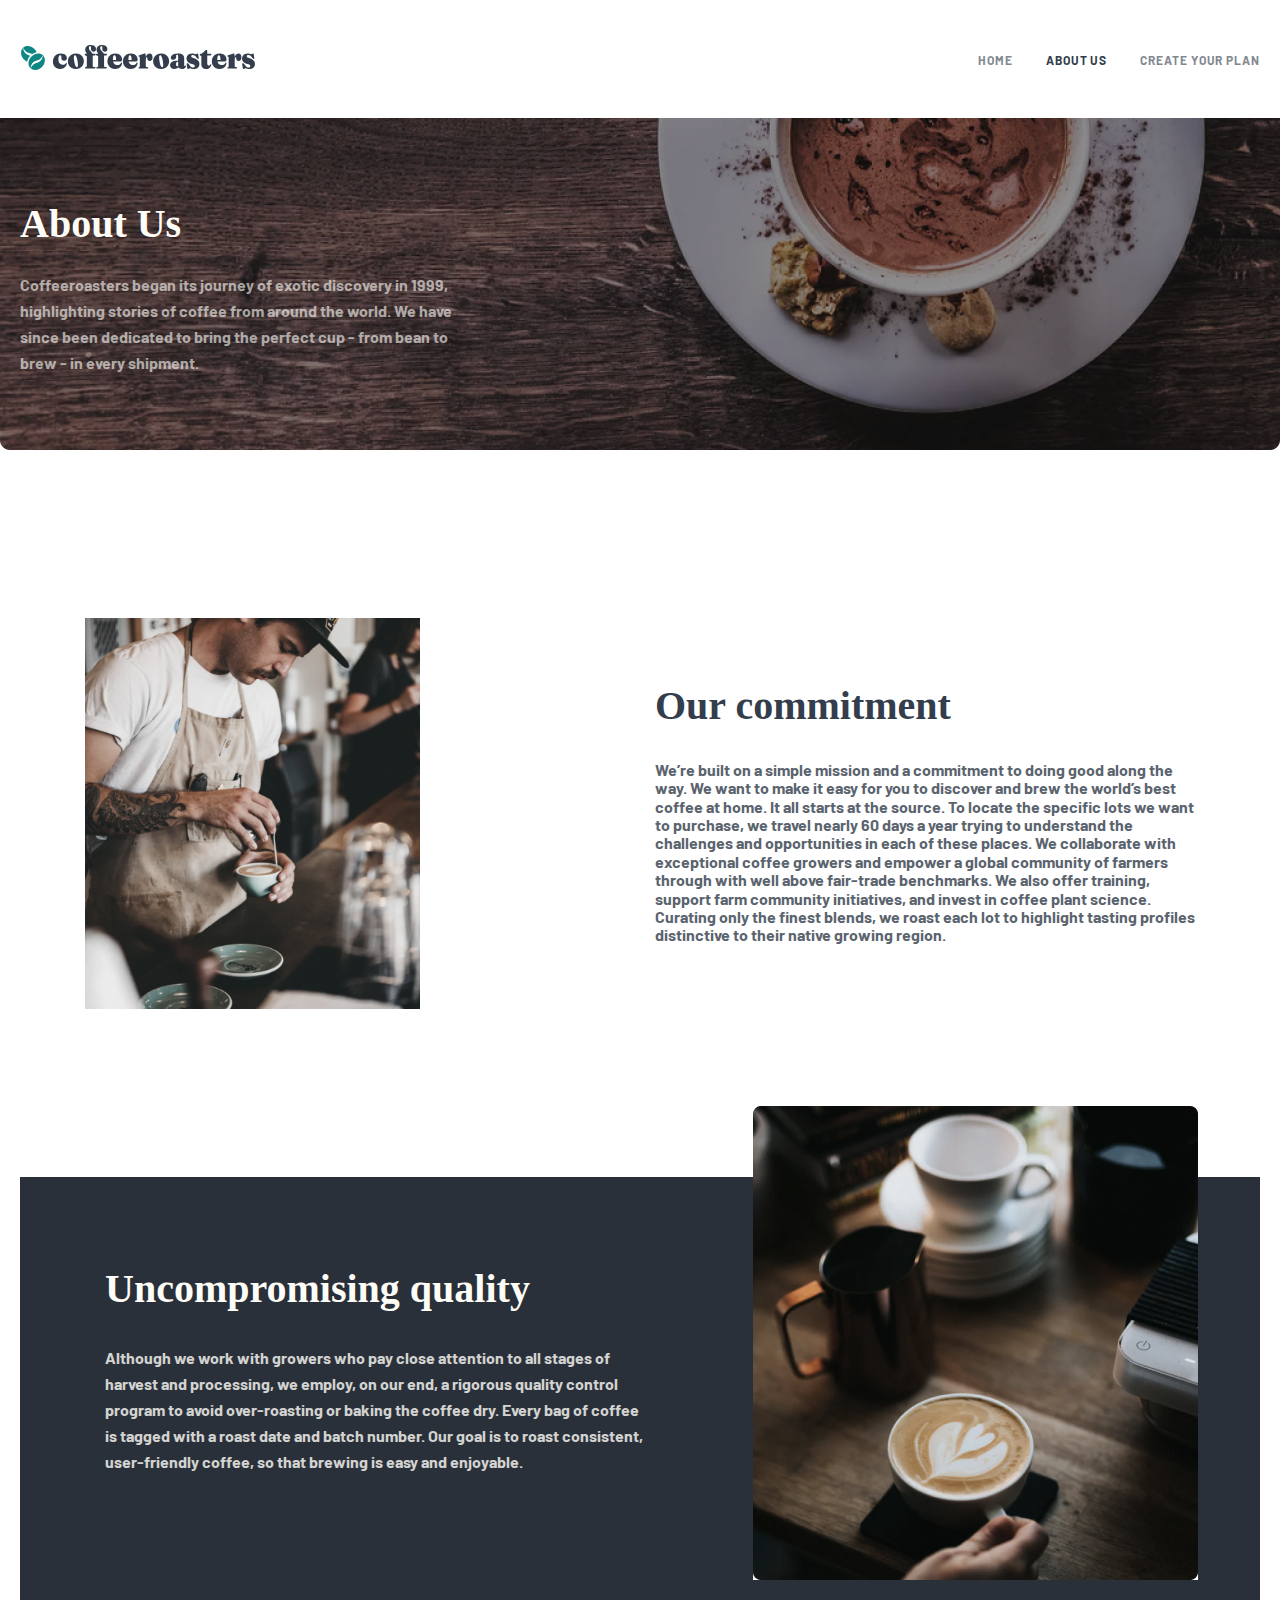
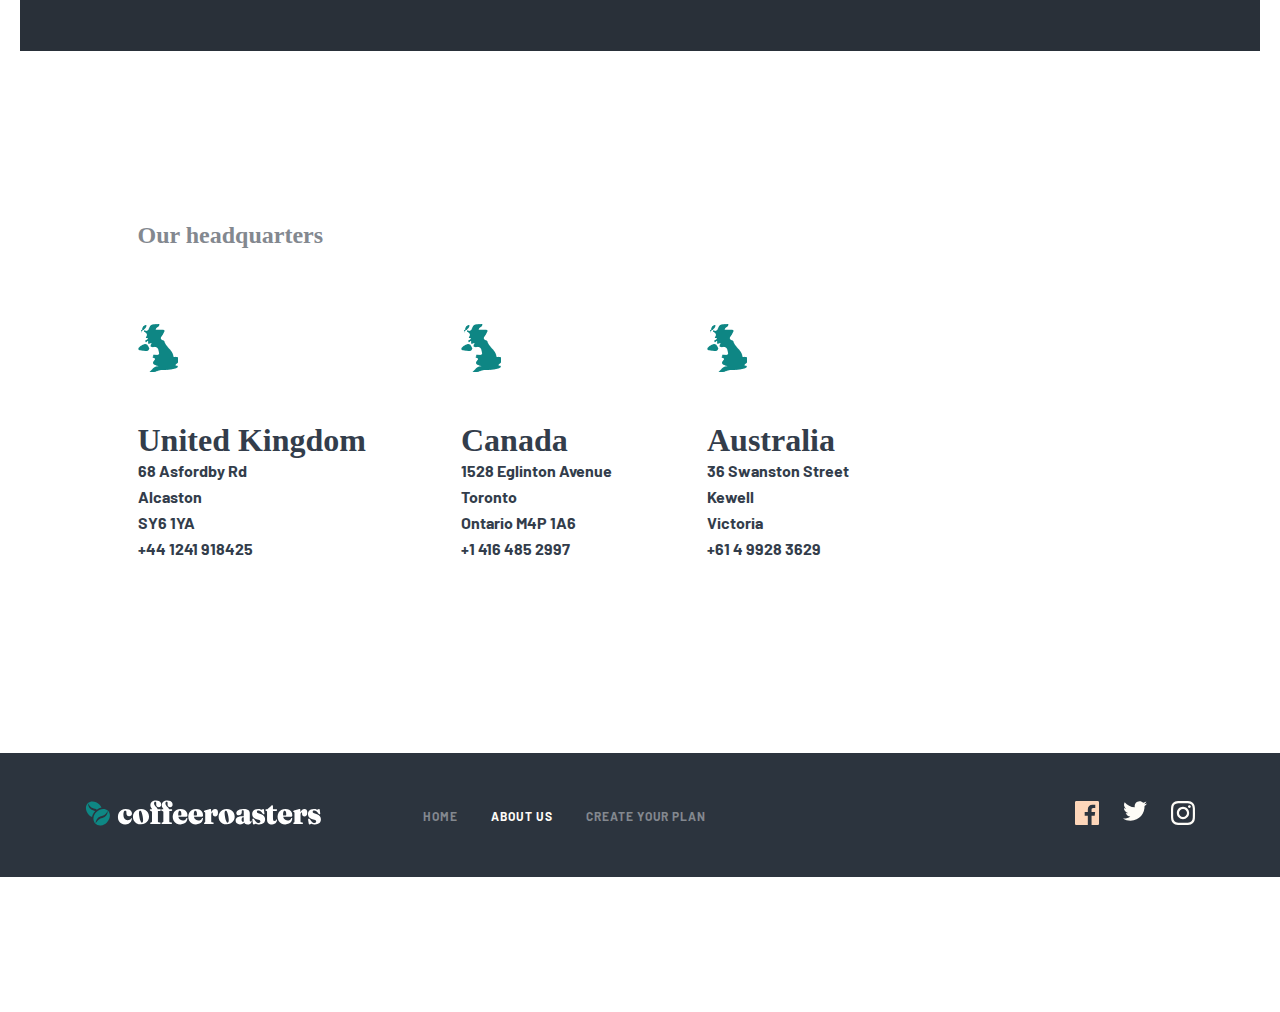
<file: about.html>
<!DOCTYPE html>
<html lang="en">
<head>
  <meta charset="UTF-8">
  <meta http-equiv="X-UA-Compatible" content="IE=edge">
  <meta name="viewport" content="width=device-width, initial-scale=1.0">
  <link rel="stylesheet" href="./css/main.css">
  <title>Document</title>
</head>
<body>
  <div class="contents">
    <header class="site-header">
      <div class="container site-header__container">
      <div class="site-header__blok">
        <a class="site-header__logo-link" href="#">
          <img class="site-header__logo-img" src="./img/cofelogo.svg" alt="cofelogo">
        </a>
        <nav class="site-header__nav">
          <ul class="site-header__list">
            <li class="site-header__item">
              <a class="site-header__link " href="./index.html">HOME</a>
            </li>
            <li class="site-header__item">
              <a class="site-header__link home" href="./about.html">ABOUT US</a>
            </li>
            <li class="site-header__item">
              <a class="site-header__link" href="./full.html">Create your plan</a>
            </li>
          </ul>
        </nav>
        <button class="mobile">
  
        </button>
      </div>
  
      
      </div>
  </header>
  <main class="about-main">
  <section class="about-main__hero">
  <div class="container about-main__container">
  <div class="about-main__block"> 
  <h2 class="about-main__title">
    About Us
  </h2>
  <p class="about-main__text">
    Coffeeroasters began its journey of exotic discovery in 1999, highlighting stories of coffee from around the world. We have since been dedicated to bring the perfect cup - from bean to brew - in every shipment.
  </p>
  </div>
  </div>
  </section>
   <section class="about-main__hero-our">
    <div class="container">
      <div class="about-main__heroour-blok ">
          <img class="about-main__ourimg" src="./img/aboutour.png" alt="A man wearing a hat is making coffee">
          <div class="about-main__ourcommintet">
            <h3 class="about-main__outtitle">
              Our commitment
            </h3>
            <p class="about-main__outtext">
              We’re built on a simple mission and a commitment to doing good along the way. We want to make it easy for you to discover and brew the world’s best coffee at home. It all starts at the source. To locate the specific lots we want to purchase, we travel nearly 60 days a year trying to understand the challenges and opportunities in each of these places. We collaborate with exceptional coffee growers and empower a global community of farmers through with well above fair-trade benchmarks. We also offer training, support farm community initiatives, and invest in coffee plant science. Curating only the finest blends, we roast each lot to highlight tasting profiles distinctive to their native growing region.
            </p>
          </div>
      </div>
    </div>
  </section>
   <section class="about-quality">
    <div class="container">
      <div class="about-quality__blok">
        <div class="about-quality__describtion">
          <h3 class="about-quality__title">
            Uncompromising quality
          </h3>
          <p class="about-quality__text">
            Although we work with growers who pay close attention to all stages of harvest and processing, we employ, on our end, a rigorous quality control program to avoid over-roasting or baking the coffee dry. Every bag of coffee is tagged with a roast date and batch number. Our goal is to roast consistent, user-friendly coffee, so that brewing is easy and enjoyable.
          </p>
        </div>
        <img class="quality-img" src="./img/aboutquality.jpg" alt="A picture of a heart is depicted on a coffee with milk">
      </div>
    </div>
  </section>
   <section class="about-headquartes">
    <div class="container about-headquartes__block">
        <h4 class="about-headquartes__our">Our headquarters</h4>
        <ul class="about-countries">
          <li class="about-European">
            <h4 class="about-headquartes_countires">
              United Kingdom
            </h4> 
            <p class="about-headquartes__text">
              68  Asfordby Rd <br>
                Alcaston <br>
                SY6 1YA <br> 
                +44 1241 918425 <br>
            </p>
          </li>
          <li class="about-European">
            <h4 class="about-headquartes_countires">
              Canada
            </h4> 
            <p class="about-headquartes__text">
                1528  Eglinton Avenue <br>
                Toronto <br>
                Ontario M4P 1A6 <br> 
                +1 416 485 2997 <br>
            </p>
          </li>
          <li class="about-European">
            <h4 class="about-headquartes_countires">
              Australia
            </h4> 
            <p class="about-headquartes__text">
                36 Swanston Street <br>
                Kewell <br>
                Victoria <br> 
                +61 4 9928 3629 <br>
            </p>
          </li>
  
        </ul>
      </div>
    </div>
  </section>
  </main>
    <footer class="site-footer">
  <div class="container site-footer__container">
    <a class="site-footer__link" href="#">
      <img class="site-footer__img" src="./img/cofelogofooter.svg" alt="cofelogo">
    </a>
    <ul class="site-footer__list">
      <li class="site-footer__item">
        <a class="item__link" href="./index.html">HOME</a>
      </li>
      <li class="site-footer__item">
        <a class="item__link create" href="./about.html">ABOUT US</a>
      </li>
      <li class="site-footer__item">
        <a class="item__link " href="./full.html">Create your plan</a>
      </li>
    </ul>
    <nav class="site-footer__socialnetwork">
      <ul class="site-footer__social-blok">
        <li class="public">
          <a class="publiclink" href="#">
            <img class="virtual" src="./img/facebook.svg" alt="facebook">
          </a>
        </li>
        <li class="public">
          <a class="publiclink" href="#">
            <img class="virtual" src="./img/twiter.svg" alt="twitter">
          </a>
        </li>
        <li class="public">
          <a class="publiclink" href="#">
            <img class="virtual" src="./img/instagram.svg" alt="instagram">
          </a>
        </li>
      </ul>
    </nav>
  </div>
</footer> 
</body>
</html>
</file>
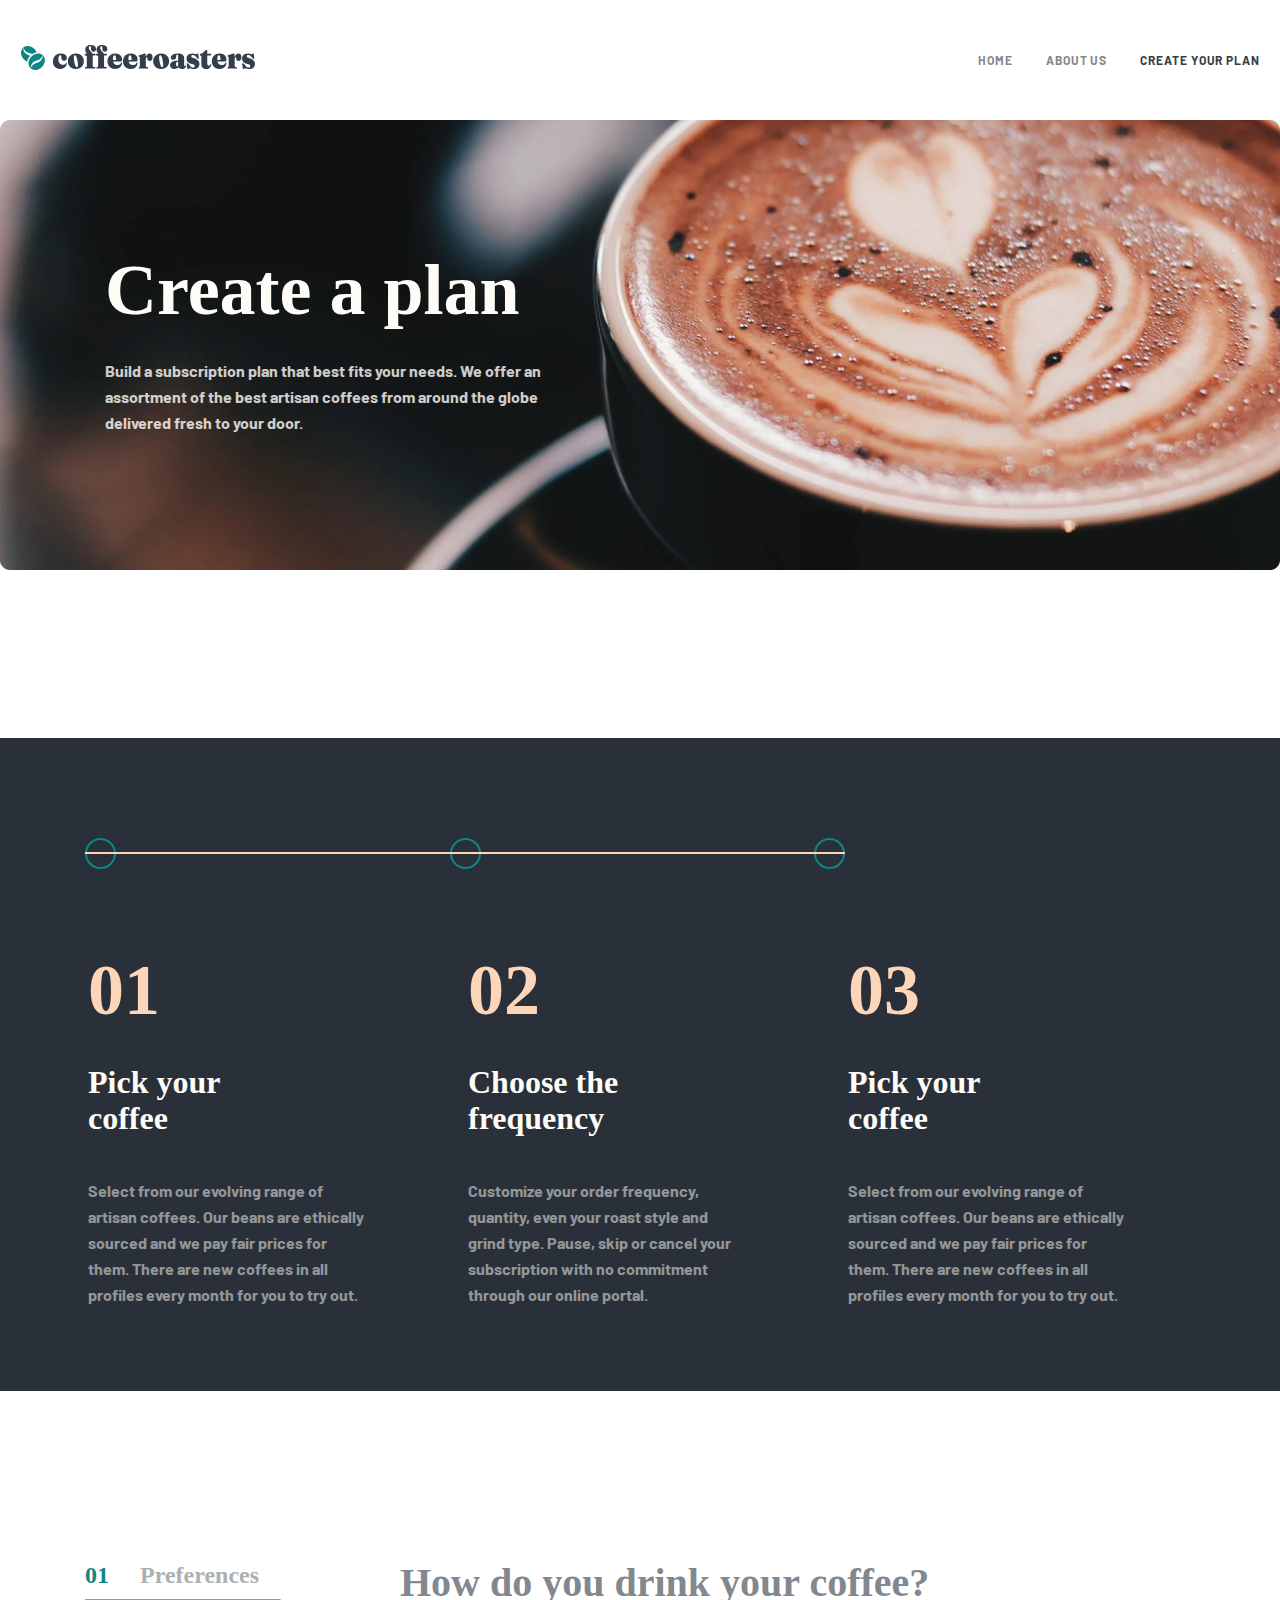
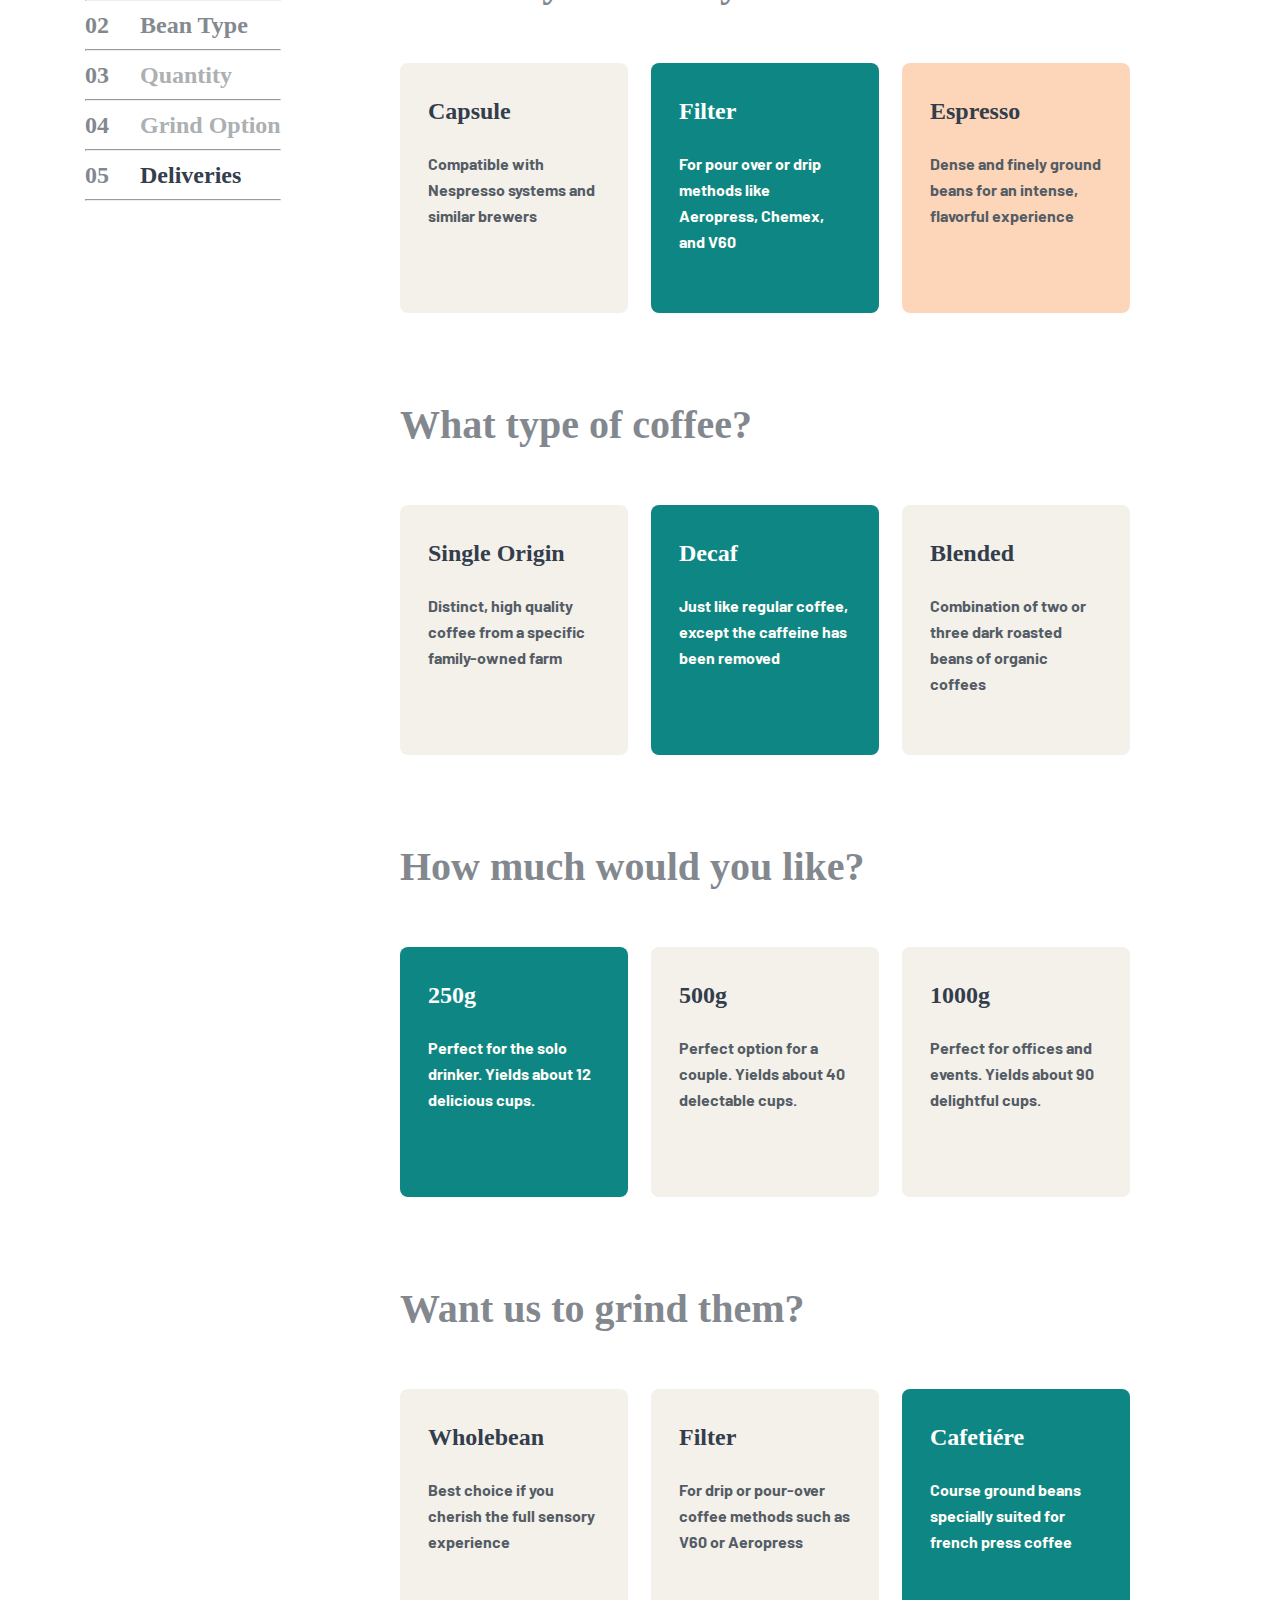
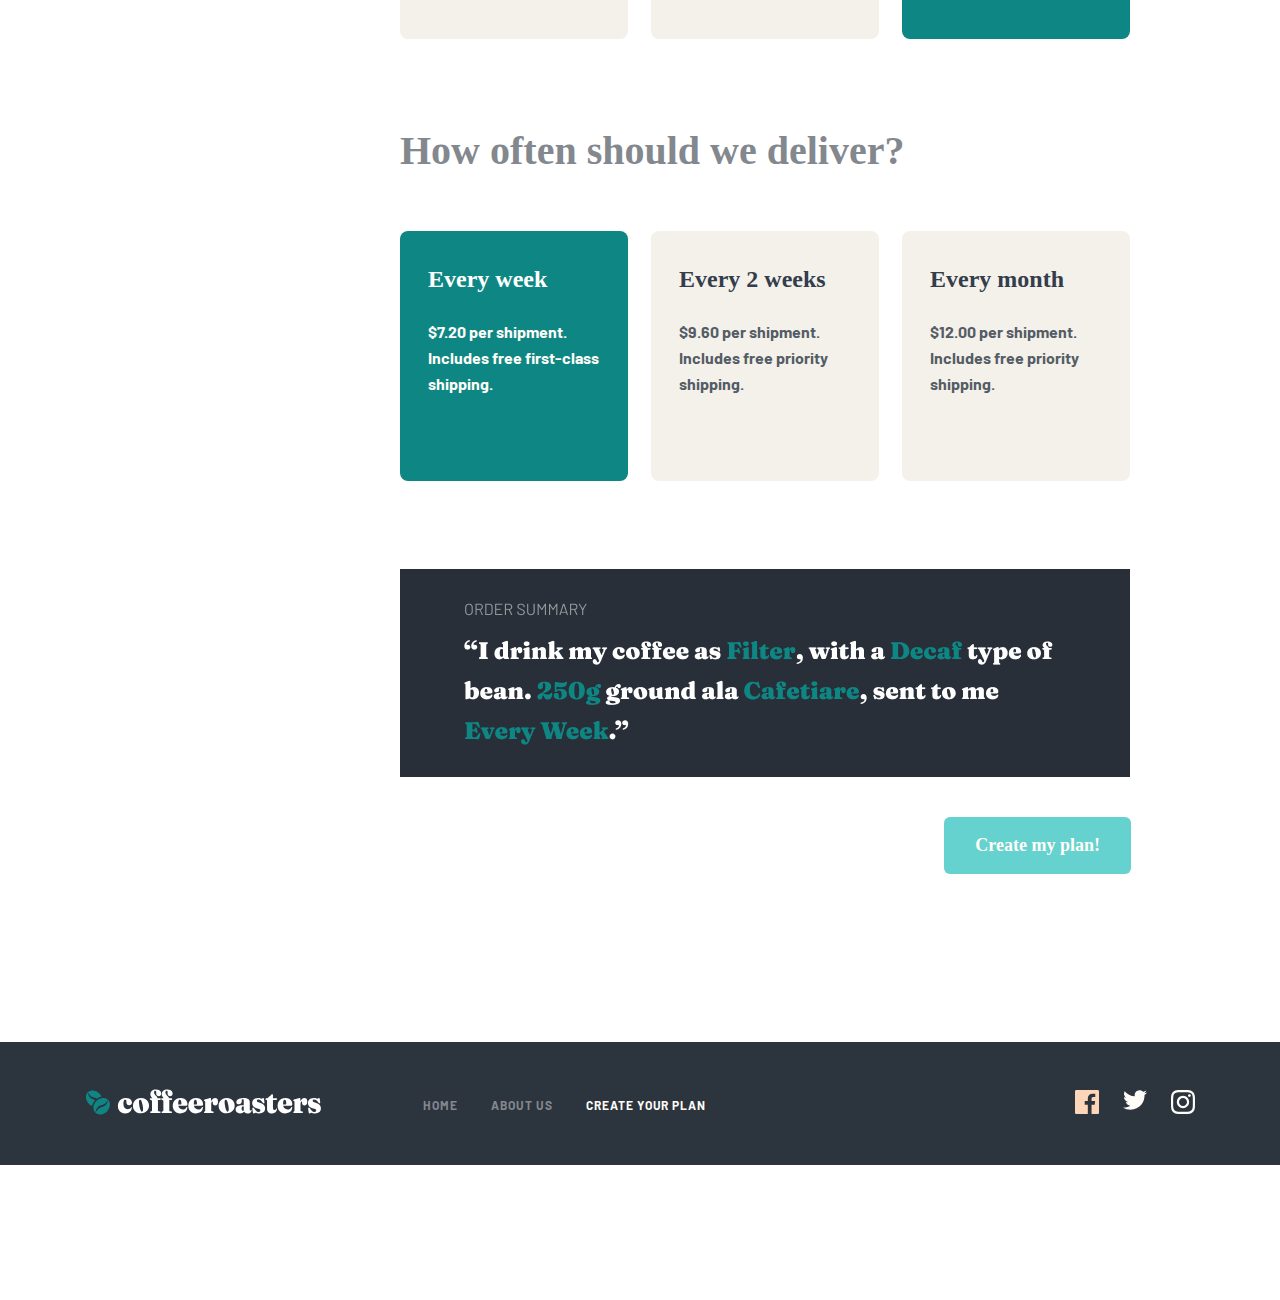
<file: full.html>
<!DOCTYPE html>
<html lang="en">
<head>
  <meta charset="UTF-8">
  <meta http-equiv="X-UA-Compatible" content="IE=edge">
  <meta name="viewport" content="width=device-width, initial-scale=1.0">
  <link rel="stylesheet" href="./css/main.css">
  <title>Document</title>
</head>
<body>
  <header class="site-header">
    <div class="container site-header__container">
    <div class="site-header__blok">
      <a class="site-header__logo-link" href="#">
        <img class="site-header__logo-img" src="./img/cofelogo.svg" alt="cofelogo">
      </a>
      <nav class="site-header__nav">
        <ul class="site-header__list">
          <li class="site-header__item">
            <a class="site-header__link " href="./index.html">HOME</a>
          </li>
          <li class="site-header__item">
            <a class="site-header__link" href="./about.html">ABOUT US</a>
          </li>
          <li class="site-header__item">
            <a class="site-header__link home" href="./full.html">Create your plan</a>
          </li>
        </ul>
      </nav>
      <button class="mobile">

      </button>
    </div>

    
    </div>
</header>
  <main class="create-main">
    <section class="create-main__hero">
      <div class="container create-main__container">
      <div class="create-main__block"> 
      <h2 class="create-main__title">
        Create a plan
      </h2>
      <p class="create-main__text">
        Build a subscription plan that best fits your needs. We offer an assortment of the best artisan coffees from around the globe delivered fresh to your door.
      </p>
      </div>
      </div>
      </section>
       <section class="create-main__number">
        <div class="container number__container">
            <div class="create-work__dash">
             <span class="create-work__span">
              
             </span>
             <span class="create-work__span">
              
             </span>
             <span class="create-work__span">
              
             </span>
            </div>
            <ul class="work__list">
              <li class="work__item">
                <h2 class="work__number">01</h2>
                <h3 class=" create-work__task">Pick your <br>
                  coffee</h3>
                  <p class="create-work__text">Select from our evolving range of artisan coffees. Our beans are ethically sourced and we pay fair prices for them. There are new coffees in all profiles every month for you to try out.</p>
              </li>
              <li class="work__item">
                <h2 class="work__number">02</h2>
                <h3 class="create-work__task">Choose the frequency</h3>
                  <p class="create-work__text">Customize your order frequency, quantity, even your roast style and grind type. Pause, skip or cancel your subscription with no commitment through our online portal.</p>
              </li>
            
              <li class="work__item">
                <h2 class="work__number">03</h2>
                <h3 class="create-work__task">Pick your <br>
                  coffee</h3>
                  <p class="create-work__text">Select from our evolving range of artisan coffees. Our beans are ethically sourced and we pay fair prices for them. There are new coffees in all profiles every month for you to try out.</p>
              </li>
            </ul>
          

        </div>
      </section>
       <section class="create-secondary">
        <div class="container create-secondary__container">
          <div class="create-secondary__number-blok">
             <p class="number-blok__number grindbean">01</p> <h3 class="number-blok__title">   Preferences</h3><hr>
             <p class="number-blok__number ">02</p> <h3 class="number-blok__title bentype">   Bean Type</h3><hr>
             <p class="number-blok__number">03</p> <h3 class="number-blok__title">   Quantity</h3><hr>
             <p class="number-blok__number">04</p> <h3 class="number-blok__title">   Grind Option</h3><hr>
             <p class="number-blok__number ">05</p> <h3 class="number-blok__title deliveris">   Deliveries</h3><hr>
          </div>
            <div class="create-secandary__title-blok">
              <h3 class="create-secandary__title">How do you drink your coffee?</h3>
              <ul class="create-secandary__list">
                <li class="create-secandary__item">
                    <h3 class="create-secandary-task">Capsule</h3>
                    <p class="create-secandary-text">Compatible with Nespresso systems and similar brewers</p>
                </li>
                <li class="create-secandary__item blue">
                  <h3 class="create-secandary-task blue-filter">Filter</h3>
                  <p class="create-secandary-text blue-text">For pour over or drip methods like Aeropress, Chemex, and V60</p>
              </li>
              <li class="create-secandary__item purple">
                <h3 class="create-secandary-task">Espresso</h3>
                <p class="create-secandary-text">Dense and finely ground beans for an intense, flavorful experience </p>
            </li>
              </ul>
              <h3 class="create-secandary__title">What type of coffee?</h3>
              <ul class="create-secandary__list">
                <li class="create-secandary__item">
                    <h3 class="create-secandary-task">Single Origin</h3>
                    <p class="create-secandary-text">Distinct, high quality coffee from a specific family-owned farm</p>
                </li>
                <li class="create-secandary__item blue">
                  <h3 class="create-secandary-task blue-filter">Decaf</h3>
                  <p class="create-secandary-text blue-text">Just like regular coffee, except the caffeine has been removed</p>
              </li>
              <li class="create-secandary__item ">
                <h3 class="create-secandary-task">Blended</h3>
                <p class="create-secandary-text">Combination of two or three dark roasted beans of organic coffees</p>
            </li>
              </ul>
              <h3 class="create-secandary__title">How much would you like?</h3>
              <ul class="create-secandary__list">
                <li class="create-secandary__item blue">
                    <h3 class="create-secandary-task blue-filter">250g</h3>
                    <p class="create-secandary-text blue-text">Perfect for the solo drinker. Yields about 12 delicious cups.</p>
                </li>
                <li class="create-secandary__item ">
                  <h3 class="create-secandary-task">500g</h3>
                  <p class="create-secandary-text">Perfect option for a couple. Yields about 40 delectable cups.</p>
              </li>
              <li class="create-secandary__item ">
                <h3 class="create-secandary-task">1000g</h3>
                <p class="create-secandary-text">Perfect for offices and events. Yields about 90 delightful cups.</p>
            </li>
              </ul>
              <h3 class="create-secandary__title">Want us to grind them?</h3>
              <ul class="create-secandary__list">
                <li class="create-secandary__item ">
                    <h3 class="create-secandary-task ">Wholebean</h3>
                    <p class="create-secandary-text ">Best choice if you cherish the full sensory experience</p>
                </li>
                <li class="create-secandary__item ">
                  <h3 class="create-secandary-task">Filter</h3>
                  <p class="create-secandary-text">For drip or pour-over coffee methods such as V60 or Aeropress</p>
              </li>
              <li class="create-secandary__item blue ">
                <h3 class="create-secandary-task blue-filter">Cafetiére</h3>
                <p class="create-secandary-text blue-text"> Course ground beans specially suited for french press coffee</p>
            </li>
              </ul>
              <h3 class="create-secandary__title">How often should we deliver?</h3>
              <ul class="create-secandary__list">
                <li class="create-secandary__item blue">
                    <h3 class="create-secandary-task blue-filter">Every week</h3>
                    <p class="create-secandary-text blue-text">$7.20 per shipment. Includes free first-class shipping.</p>
                </li>
                <li class="create-secandary__item ">
                  <h3 class="create-secandary-task">Every 2 weeks</h3>
                  <p class="create-secandary-text">$9.60 per shipment. Includes free priority shipping.</p>
              </li>
              <li class="create-secandary__item ">
                <h3 class="create-secandary-task">Every month</h3>
                <p class="create-secandary-text">$12.00 per shipment. Includes free priority shipping.</p>
            </li>
              </ul>
              <div class="create-secandary__last">
                <div class="last__page">
                </div>
              </div>
              <a class="btn end" href="#">Create my plan!</a>
              
            </div>
        </div>
      </section> 
  </main>  
   <footer class="site-footer">
    <div class="container site-footer__container">
      <a class="site-footer__link" href="#">
        <img class="site-footer__img" src="./img/cofelogofooter.svg" alt="cofelogo">
      </a>
      <ul class="site-footer__list">
        <li class="site-footer__item">
          <a class="item__link" href="./index.html">HOME</a>
        </li>
        <li class="site-footer__item">
          <a class="item__link" href="./about.html">ABOUT US</a>
        </li>
        <li class="site-footer__item">
          <a class="item__link create" href="./full.html">Create your plan</a>
        </li>
      </ul>
      <nav class="site-footer__socialnetwork">
        <ul class="site-footer__social-blok">
          <li class="public">
            <a class="publiclink" href="#">
              <img class="virtual" src="./img/facebook.svg" alt="facebook">
            </a>
          </li>
          <li class="public">
            <a class="publiclink" href="#">
              <img class="virtual" src="./img/twiter.svg" alt="twitter">
            </a>
          </li>
          <li class="public">
            <a class="publiclink" href="#">
              <img class="virtual" src="./img/instagram.svg" alt="instagram">
            </a>
          </li>
        </ul>
      </nav>
    </div>
  </footer>
</body>
</html>
</file>
<file: css/main.css>
@font-face {
  font-family: "Barlow";
  font-style: normal;
  font-weight: 700;
  src: url("../fonts/barlow-v12-latin-700.woff2") format("woff2"), url("../fonts/barlow-v12-latin-700.woff") format("woff"); /* Chrome 6+, Firefox 3.6+, IE 9+, Safari 5.1+ */
  /* fraunces-900 - latin */
  @font-face {
    font-family: "Fraunces";
    font-style: normal;
    font-weight: 900;
    src: url("../fonts/fraunces-v24-latin-900.woff2") format("woff2"), url("../fonts/fraunces-v24-latin-900.woff") format("woff"); /* Chrome 6+, Firefox 3.6+, IE 9+, Safari 5.1+ */
  }
}
/*! normalize.css v8.0.1 | MIT License | github.com/necolas/normalize.css */
/* Document
   ========================================================================== */
/**
 * 1. Correct the line height in all browsers.
 * 2. Prevent adjustments of font size after orientation changes in iOS.
 */
html {
  line-height: 1.15; /* 1 */
  -webkit-text-size-adjust: 100%; /* 2 */
}

/* Sections
   ========================================================================== */
/**
 * Remove the margin in all browsers.
 */
body {
  margin: 0;
}

/**
 * Render the `main` element consistently in IE.
 */
main {
  display: block;
}

/**
 * Correct the font size and margin on `h1` elements within `section` and
 * `article` contexts in Chrome, Firefox, and Safari.
 */
h1 {
  font-size: 2em;
  margin: 0.67em 0;
}

/* Grouping content
   ========================================================================== */
/**
 * 1. Add the correct box sizing in Firefox.
 * 2. Show the overflow in Edge and IE.
 */
hr {
  -webkit-box-sizing: content-box;
          box-sizing: content-box; /* 1 */
  height: 0; /* 1 */
  overflow: visible; /* 2 */
}

/**
 * 1. Correct the inheritance and scaling of font size in all browsers.
 * 2. Correct the odd `em` font sizing in all browsers.
 */
pre {
  font-family: monospace, monospace; /* 1 */
  font-size: 1em; /* 2 */
}

/* Text-level semantics
   ========================================================================== */
/**
 * Remove the gray background on active links in IE 10.
 */
a {
  background-color: transparent;
}

/**
 * 1. Remove the bottom border in Chrome 57-
 * 2. Add the correct text decoration in Chrome, Edge, IE, Opera, and Safari.
 */
abbr[title] {
  border-bottom: none; /* 1 */
  text-decoration: underline; /* 2 */
  -webkit-text-decoration: underline dotted;
          text-decoration: underline dotted; /* 2 */
}

/**
 * Add the correct font weight in Chrome, Edge, and Safari.
 */
b,
strong {
  font-weight: bolder;
}

/**
 * 1. Correct the inheritance and scaling of font size in all browsers.
 * 2. Correct the odd `em` font sizing in all browsers.
 */
code,
kbd,
samp {
  font-family: monospace, monospace; /* 1 */
  font-size: 1em; /* 2 */
}

/**
 * Add the correct font size in all browsers.
 */
small {
  font-size: 80%;
}

/**
 * Prevent `sub` and `sup` elements from affecting the line height in
 * all browsers.
 */
sub,
sup {
  font-size: 75%;
  line-height: 0;
  position: relative;
  vertical-align: baseline;
}

sub {
  bottom: -0.25em;
}

sup {
  top: -0.5em;
}

/* Embedded content
   ========================================================================== */
/**
 * Remove the border on images inside links in IE 10.
 */
img {
  border-style: none;
}

/* Forms
   ========================================================================== */
/**
 * 1. Change the font styles in all browsers.
 * 2. Remove the margin in Firefox and Safari.
 */
button,
input,
optgroup,
select,
textarea {
  font-family: inherit; /* 1 */
  font-size: 100%; /* 1 */
  line-height: 1.15; /* 1 */
  margin: 0; /* 2 */
}

/**
 * Show the overflow in IE.
 * 1. Show the overflow in Edge.
 */
button,
input { /* 1 */
  overflow: visible;
}

/**
 * Remove the inheritance of text transform in Edge, Firefox, and IE.
 * 1. Remove the inheritance of text transform in Firefox.
 */
button,
select { /* 1 */
  text-transform: none;
}

/**
 * Correct the inability to style clickable types in iOS and Safari.
 */
button,
[type=button],
[type=reset],
[type=submit] {
  -webkit-appearance: button;
}

/**
 * Remove the inner border and padding in Firefox.
 */
button::-moz-focus-inner,
[type=button]::-moz-focus-inner,
[type=reset]::-moz-focus-inner,
[type=submit]::-moz-focus-inner {
  border-style: none;
  padding: 0;
}

/**
 * Restore the focus styles unset by the previous rule.
 */
button:-moz-focusring,
[type=button]:-moz-focusring,
[type=reset]:-moz-focusring,
[type=submit]:-moz-focusring {
  outline: 1px dotted ButtonText;
}

/**
 * Correct the padding in Firefox.
 */
fieldset {
  padding: 0.35em 0.75em 0.625em;
}

/**
 * 1. Correct the text wrapping in Edge and IE.
 * 2. Correct the color inheritance from `fieldset` elements in IE.
 * 3. Remove the padding so developers are not caught out when they zero out
 *    `fieldset` elements in all browsers.
 */
legend {
  -webkit-box-sizing: border-box;
          box-sizing: border-box; /* 1 */
  color: inherit; /* 2 */
  display: table; /* 1 */
  max-width: 100%; /* 1 */
  padding: 0; /* 3 */
  white-space: normal; /* 1 */
}

/**
 * Add the correct vertical alignment in Chrome, Firefox, and Opera.
 */
progress {
  vertical-align: baseline;
}

/**
 * Remove the default vertical scrollbar in IE 10+.
 */
textarea {
  overflow: auto;
}

/**
 * 1. Add the correct box sizing in IE 10.
 * 2. Remove the padding in IE 10.
 */
[type=checkbox],
[type=radio] {
  -webkit-box-sizing: border-box;
          box-sizing: border-box; /* 1 */
  padding: 0; /* 2 */
}

/**
 * Correct the cursor style of increment and decrement buttons in Chrome.
 */
[type=number]::-webkit-inner-spin-button,
[type=number]::-webkit-outer-spin-button {
  height: auto;
}

/**
 * 1. Correct the odd appearance in Chrome and Safari.
 * 2. Correct the outline style in Safari.
 */
[type=search] {
  -webkit-appearance: textfield; /* 1 */
  outline-offset: -2px; /* 2 */
}

/**
 * Remove the inner padding in Chrome and Safari on macOS.
 */
[type=search]::-webkit-search-decoration {
  -webkit-appearance: none;
}

/**
 * 1. Correct the inability to style clickable types in iOS and Safari.
 * 2. Change font properties to `inherit` in Safari.
 */
::-webkit-file-upload-button {
  -webkit-appearance: button; /* 1 */
  font: inherit; /* 2 */
}

/* Interactive
   ========================================================================== */
/*
 * Add the correct display in Edge, IE 10+, and Firefox.
 */
details {
  display: block;
}

/*
 * Add the correct display in all browsers.
 */
summary {
  display: list-item;
}

/* Misc
   ========================================================================== */
/**
 * Add the correct display in IE 10+.
 */
template {
  display: none;
}

/**
 * Add the correct display in IE 10.
 */
[hidden] {
  display: none;
}

html {
  -webkit-box-sizing: border-box;
          box-sizing: border-box;
  scroll-behavior: smooth;
}

*, *::before, *::after {
  -webkit-box-sizing: inherit;
          box-sizing: inherit;
}

h1, h2, h3, h4, h5, h6, p {
  margin: 0;
}

body {
  margin: 0;
  font-family: "Barlow", serif;
}

ul, ol {
  list-style: none;
  margin: 0;
  padding: 0;
}

a {
  text-decoration: none;
  display: inline-block;
}

img {
  width: 100%;
  height: auto;
}

.container {
  max-width: 1320px;
  margin: 0 auto;
  padding: 0 20px;
}

.btn {
  font-weight: 900;
  font-size: 18px;
  line-height: 25px;
  text-align: center;
  color: #FEFCF7;
  background: #66D2CF;
  border-radius: 6px;
  font-family: "Fraunces";
  padding: 16px 31px;
  -webkit-transition-duration: 1s;
          transition-duration: 1s;
}

.btn:hover {
  background: #5331c2;
}

.site-header__container {
  display: -webkit-box;
  display: -ms-flexbox;
  display: flex;
  -webkit-box-align: center;
      -ms-flex-align: center;
          align-items: center;
  -webkit-box-pack: justify;
      -ms-flex-pack: justify;
          justify-content: space-between;
}

.site-header__list {
  display: -webkit-box;
  display: -ms-flexbox;
  display: flex;
  -webkit-box-align: center;
      -ms-flex-align: center;
          align-items: center;
}

.site-header__item:not(:last-child) {
  margin-right: 33px;
}

.site-header__link {
  font-weight: 700;
  font-size: 12px;
  line-height: 15px;
  letter-spacing: 0.923077px;
  text-transform: uppercase;
  color: #83888F;
}

.home {
  color: #333D4B;
}

.site-header__blok {
  display: -webkit-box;
  display: -ms-flexbox;
  display: flex;
  -webkit-box-pack: justify;
      -ms-flex-pack: justify;
          justify-content: space-between;
  -webkit-box-align: center;
      -ms-flex-align: center;
          align-items: center;
  width: 100%;
}

.site-header {
  position: fixed;
  top: 0;
  right: 0;
  left: 0;
  z-index: 999;
  padding: 44px 0;
  background-color: #fff;
}

.site-header__logo-img {
  max-width: 236px;
}

.site-header__item {
  -webkit-transition-property: all;
  transition-property: all;
  -webkit-transition-timing-function: ease;
          transition-timing-function: ease;
  -webkit-transition-duration: 1s;
          transition-duration: 1s;
}

.site-header__item:hover {
  background-color: #12e6ed;
}

.mobile {
  display: none;
}

.site-header__link:hover {
  color: #000;
}

@media only screen and (max-width: 710px) {
  .site-header__logo-link {
    max-width: 163px;
  }
  .site-header__logo-img {
    width: 100%;
  }
  .site-header__nav {
    display: none;
  }
  .mobile {
    width: 16px;
    height: 15px;
    background-color: transparent;
    background-repeat: no-repeat;
    border: none;
    background-image: url(../../img/menu.svg);
    display: inline-block;
  }
}
.hero__block {
  padding: 117px 0;
  background-repeat: no-repeat;
  background-image: url(../img/bghero.svg);
  border-radius: 10px;
}

.hero__content-block {
  padding-left: 85px;
}

.hero__title {
  font-family: "Fraunces";
  font-weight: 900;
  font-size: 72px;
  line-height: 72px;
  color: #FEFCF7;
  max-width: 493px;
  margin-bottom: 32px;
}

.hero__text {
  font-weight: 400;
  font-size: 16px;
  line-height: 26px;
  color: #FEFCF7;
  opacity: 0.8;
  max-width: 445px;
  margin-bottom: 56px;
}

.hero {
  margin-bottom: 136px;
}

.hero {
  margin-top: 120px;
}

@media only screen and (max-width: 710px) {
  .hero__block {
    background-image: url(../../img/menuhero.jpg);
  }
  .hero__content-block {
    margin: 0 auto;
  }
}
.hero-our {
  margin-bottom: 200px;
}

.hero-our__blok {
  max-width: 1111px;
  margin: 0 auto;
  height: 524px;
  background-image: url(../img/bg_collection.svg);
  background-repeat: no-repeat;
}

.hero-our_list {
  padding-top: 126px;
  display: -webkit-box;
  display: -ms-flexbox;
  display: flex;
  -webkit-box-pack: justify;
      -ms-flex-pack: justify;
          justify-content: space-between;
}

.hero-our__imgblock {
  max-width: 255px;
  margin-bottom: 70px;
}

.hero-our__title {
  font-family: "Fraunces 9pt";
  font-style: normal;
  font-weight: 900;
  font-size: 24px;
  line-height: 32px;
  color: #333D4B;
  text-align: center;
  margin-bottom: 22px;
}

.item__superior {
  max-width: 255px;
}

.hero-our__text {
  font-family: "Barlow";
  font-weight: 400;
  font-size: 16px;
  line-height: 26px;
  text-align: center;
  color: #333D4B;
}

.hero-our__item {
  -webkit-transition-timing-function: ease-in-out;
          transition-timing-function: ease-in-out;
  -webkit-transition-duration: 1s;
          transition-duration: 1s;
  -webkit-transition-property: all;
  transition-property: all;
}

.hero-our__item:hover {
  background-color: #00ffd0;
  cursor: pointer;
}

@media only screen and (max-width: 710px) {
  .hero-our_list {
    -ms-flex-wrap: wrap;
        flex-wrap: wrap;
    margin: 0 auto;
    display: block;
    margin-bottom: 120px;
  }
  .hero-our__blok {
    position: relative;
    background-image: url(../../img/ourmobile.png);
    background-position: top center;
    background-repeat: no-repeat;
    margin-left: auto;
    text-align: center;
    display: -webkit-box;
    display: -ms-flexbox;
    display: flex;
  }
}
.choose {
  padding-bottom: 200px;
}

.choose__top {
  background: #282F38;
  border-radius: 10px;
  padding-top: 100px;
  padding-bottom: 86px;
  text-align: center;
  position: relative;
}

.choose__title {
  font-family: "Fraunces";
  font-weight: 900;
  font-size: 40px;
  line-height: 48px;
  color: #FEFCF7;
  margin-bottom: 32px;
}

.choose__text {
  font-family: "Barlow";
  font-weight: 400;
  font-size: 16px;
  line-height: 26px;
  color: #FEFCF7;
  opacity: 0.8;
  max-width: 540px;
  margin: 0 auto;
}

.choose__list {
  max-width: 1111px;
  margin: 0 auto;
  display: -webkit-box;
  display: -ms-flexbox;
  display: flex;
  -webkit-box-align: center;
      -ms-flex-align: center;
          align-items: center;
  -webkit-box-pack: justify;
      -ms-flex-pack: justify;
          justify-content: space-between;
}

.choose__item {
  padding: 72px 48px 48px 48px;
  background-color: #0E8784;
  border-radius: 8px;
  max-width: 350px;
  text-align: center;
}

.choose__inner-title {
  font-family: "Fraunces";
  font-weight: 900;
  font-size: 24px;
  line-height: 32px;
  color: #FEFCF7;
  margin-bottom: 24px;
}

.choose__inner-text {
  font-family: "Barlow";
  font-weight: 400;
  font-size: 16px;
  line-height: 26px;
  color: #FEFCF7;
}

.choose__item:nth-child(1)::before {
  content: "";
  width: 72px;
  height: 72px;
  background-repeat: no-repeat;
  background-image: url(../img/cofeone.svg);
  display: inline-block;
}

.choose__item:nth-child(2)::before {
  content: "";
  width: 72px;
  height: 72px;
  background-repeat: no-repeat;
  background-image: url(../img/podarok.svg);
  display: inline-block;
}

.choose__item:nth-child(3)::before {
  content: "";
  width: 72px;
  height: 72px;
  background-repeat: no-repeat;
  background-image: url(../img/machine.svg);
  display: inline-block;
}

.choose__emty {
  position: absolute;
  width: 100%;
  border-radius: 10px;
  background-color: #282F38;
  height: 245px;
  z-index: -1;
  bottom: -67%;
}

.choose__inner-title {
  padding-top: 56px;
}

.choose__item {
  -webkit-transition-timing-function: ease;
          transition-timing-function: ease;
  -webkit-transition-duration: 1s;
          transition-duration: 1s;
  -webkit-transition-property: all;
  transition-property: all;
}

.choose__item:hover {
  background-color: purple;
  cursor: pointer;
}

@media only screen and (max-width: 710px) {
  .choose__top {
    margin-top: 210%;
  }
  .choose__emty {
    height: 162%;
    top: 96%;
  }
  .choose__list {
    -ms-flex-wrap: wrap;
        flex-wrap: wrap;
    margin-bottom: 120px;
  }
  .choose__item {
    margin: 0 auto;
    margin-bottom: 24px;
  }
}
.work__container {
  max-width: 1045px;
  margin: 0 auto;
}

.work {
  padding-bottom: 200px;
}

.work__title {
  font-family: "Fraunces";
  font-weight: 900;
  font-size: 24px;
  line-height: 32px;
  color: #83888F;
  margin-bottom: 80px;
}

.work__dash {
  display: -webkit-box;
  display: -ms-flexbox;
  display: flex;
  -webkit-box-pack: justify;
      -ms-flex-pack: justify;
          justify-content: space-between;
  width: 100%;
  max-width: 760px;
  position: relative;
  margin-bottom: 82px;
}

.work__dash::before {
  position: absolute;
  bottom: 15.5px;
  z-index: -1;
  width: 100%;
  height: 2px;
  background-color: #FDD6BA;
  content: "";
}

.work__span {
  width: 31px;
  height: 31px;
  background: #FEFCF7;
  border: 2px solid #0E8784;
  border-radius: 50%;
  display: inline-block;
}

.work__number {
  font-family: "Fraunces";
  font-style: normal;
  font-weight: 900;
  font-size: 72px;
  line-height: 72px;
  color: #FDD6BA;
  margin-bottom: 38px;
}

.work__list {
  display: -webkit-box;
  display: -ms-flexbox;
  display: flex;
  -webkit-box-pack: justify;
      -ms-flex-pack: justify;
          justify-content: space-between;
  -webkit-box-align: center;
      -ms-flex-align: center;
          align-items: center;
  padding-bottom: 64px;
}

.work__item {
  max-width: 285px;
  border: 3px solid transparent;
  margin-bottom: 64px;
}

.work__item:hover {
  border: 3px solid #000;
}

.work__task {
  font-family: "Fraunces";
  font-weight: 900;
  font-size: 32px;
  line-height: 36px;
  color: #333D4B;
  margin-bottom: 42px;
  max-width: 255px;
  height: 73px;
}

.work__text {
  font-family: "Barlow";
  max-width: 285px;
  font-weight: 400;
  font-size: 16px;
  line-height: 26px;
  color: #333D4B;
}

.work__title:hover {
  cursor: pointer;
  color: #000;
}

.work__item {
  -webkit-transition-timing-function: linear;
          transition-timing-function: linear;
  -webkit-transition-duration: 0.5s;
          transition-duration: 0.5s;
  -webkit-transition-property: all;
  transition-property: all;
}

.work__item:hover {
  background-color: #d36dd3;
}

@media only screen and (max-width: 710px) {
  .work__title, .work__dash {
    display: none;
  }
  .work__list {
    -ms-flex-wrap: wrap;
        flex-wrap: wrap;
    display: block;
    text-align: center;
    display: -webkit-box;
    display: -ms-flexbox;
    display: flex;
    -webkit-box-orient: vertical;
    -webkit-box-direction: normal;
        -ms-flex-direction: column;
            flex-direction: column;
    -webkit-box-pack: center;
        -ms-flex-pack: center;
            justify-content: center;
    margin: 0 auto;
  }
  .btnwork {
    vertical-align: middle;
    margin: 0 auto;
    position: relative;
    background-size: center;
    right: -34%;
  }
}
.site-footer {
  margin-bottom: 135px;
}

.site-footer__container {
  background-color: #2C343E;
  padding: 47px 0px 47px 85px;
  display: -webkit-box;
  display: -ms-flexbox;
  display: flex;
  -webkit-box-align: center;
      -ms-flex-align: center;
          align-items: center;
}

.site-footer__list {
  display: -webkit-box;
  display: -ms-flexbox;
  display: flex;
  -webkit-box-pack: justify;
      -ms-flex-pack: justify;
          justify-content: space-between;
  width: 283px;
  margin-left: 102px;
  margin-right: 369px;
}

.site-footer__item {
  -webkit-transition-property: all;
  transition-property: all;
  -webkit-transition-timing-function: ease;
          transition-timing-function: ease;
  -webkit-transition-duration: 1s;
          transition-duration: 1s;
}

.site-footer__item:hover {
  background-color: #12e6ed;
}

.item__link:hover {
  color: #000;
}

.item__link {
  font-family: "Barlow";
  font-weight: 700;
  font-size: 12px;
  line-height: 15px;
  letter-spacing: 0.923077px;
  text-transform: uppercase;
  color: #83888F;
}

.create {
  font-family: "Barlow";
  font-weight: 700;
  font-size: 12px;
  line-height: 15px;
  letter-spacing: 0.923077px;
  text-transform: uppercase;
  color: #FEFCF7;
}

.site-footer__social-blok {
  width: 120px;
  display: -webkit-box;
  display: -ms-flexbox;
  display: flex;
  -webkit-box-pack: justify;
      -ms-flex-pack: justify;
          justify-content: space-between;
}

@media only screen and (max-width: 710px) {
  .site-footer__container, .site-footer__list {
    display: block;
  }
  .site-footer__link {
    margin-bottom: 48px;
  }
  .site-footer__item {
    margin-bottom: 24px;
  }
  .item__link {
    margin: 0 auto;
    position: relative;
    right: -10%;
  }
  .site-footer__img {
    margin: 0 auto;
    position: relative;
    right: -41%;
  }
  .site-footer__social-blok {
    margin: 0 auto;
    position: relative;
    right: 19%;
  }
}
.about-main__container {
  background-image: url(../../img/abouthero.png);
  background-repeat: no-repeat;
  height: 450px;
  margin-bottom: 168px;
  padding-top: 200px;
  max-width: 1320px;
}

.about-main__block {
  max-width: 445px;
}

.about-main__title {
  font-family: "Fraunces";
  font-weight: 900;
  font-size: 40px;
  line-height: 48px;
  color: #FEFCF7;
  margin-bottom: 24px;
}

.about-main__text {
  font-family: "Barlow";
  font-weight: 400;
  font-size: 16px;
  line-height: 26px;
  color: #FEFCF7;
  opacity: 0.6;
}

@media only screen and (max-width: 710px) {
  .about-main__container {
    background-image: url(../../img/aboutheromobile.jpg);
  }
  .about-main__block {
    margin: 0 auto;
    -webkit-box-align: center;
        -ms-flex-align: center;
            align-items: center;
  }
}
.about-main__heroour-blok {
  max-width: 1110px;
  display: -webkit-box;
  display: -ms-flexbox;
  display: flex;
  -webkit-box-pack: justify;
      -ms-flex-pack: justify;
          justify-content: space-between;
  -webkit-box-align: center;
      -ms-flex-align: center;
          align-items: center;
  margin: 0 auto;
  margin-bottom: 168px;
}

.about-main__ourimg {
  max-width: 335px;
}

.about-main__outtitle {
  font-family: "Fraunces";
  font-weight: 900;
  font-size: 40px;
  color: #333D4B;
  margin-bottom: 32px;
}

.about-main__outtext {
  font-family: "Barlow";
  font-weight: 400;
  font-size: 16px;
  color: #333D4B;
  opacity: 0.8;
}

.about-main__ourcommintet {
  max-width: 540px;
}

@media only screen and (max-width: 710px) {
  .about-main__heroour-blok {
    -webkit-box-orient: vertical;
    -webkit-box-direction: normal;
        -ms-flex-direction: column;
            flex-direction: column;
    margin: 0 auto;
  }
  .about-main__ourimg {
    margin-bottom: 48px;
  }
  .about-main__outtitle, .about-main__outtext {
    max-width: 327px;
  }
  .about-main__ourcommintet {
    margin-bottom: 200px;
  }
}
.about-quality__blok {
  background-color: #293039;
  position: relative;
  padding-top: 88px;
  padding-left: 85px;
  padding-right: 85px;
  padding-bottom: 176px;
  margin-bottom: 168px;
  display: -webkit-box;
  display: -ms-flexbox;
  display: flex;
  -webkit-box-pack: justify;
      -ms-flex-pack: justify;
          justify-content: space-between;
  -webkit-box-align: center;
      -ms-flex-align: center;
          align-items: center;
}

.about-quality__describtion {
  max-width: 540px;
}

.about-quality__title {
  font-family: "Fraunces ";
  font-weight: 900;
  font-size: 40px;
  line-height: 48px;
  color: #FEFCF7;
  margin-bottom: 32px;
}

.about-quality__text {
  font-family: "Barlow";
  font-weight: 400;
  font-size: 16px;
  line-height: 26px;
  color: #FEFCF7;
  opacity: 0.8;
}

.quality-img {
  position: absolute;
  max-width: 445px;
  height: 474px;
  right: 5%;
  top: -15%;
}

@media only screen and (max-width: 710px) {
  .quality-img {
    max-width: 380px;
    height: 156px;
    left: 20%;
    top: -20%;
  }
}
.about-headquartes__our {
  font-family: "Fraunces";
  font-weight: 900;
  font-size: 24px;
  line-height: 32px;
  color: #83888F;
  margin-bottom: 72px;
}

.about-headquartes {
  margin-bottom: 168px;
}

.about-headquartes__block {
  max-width: 1045px;
  height: 366px;
  margin: 0 auto;
}

.about-headquartes_countires {
  font-family: "Fraunces";
  font-weight: 900;
  font-size: 32px;
  line-height: 36px;
  color: #333D4B;
  padding-top: 46px;
  max-width: 272px;
}

.about-countries {
  display: -webkit-box;
  display: -ms-flexbox;
  display: flex;
}

.about-European {
  margin-right: 95px;
}

.about-headquartes__text {
  font-family: "Barlow";
  font-weight: 400;
  font-size: 16px;
  line-height: 26px;
  color: #333D4B;
}

.about-European::before {
  content: "";
  width: 40px;
  height: 49px;
  display: inline-block;
  background-image: url(../../img/aboutcountires1.png);
  background-repeat: no-repeat;
}

.canada {
  content: "";
  width: 40px;
  height: 49px;
  display: inline-block;
  background-image: url(../../img/aboutcountires2.png);
  background-repeat: no-repeat;
}

@media only screen and (max-width: 710px) {
  .about-headquartes__block, .about-headquartes_countires {
    display: -webkit-box;
    display: -ms-flexbox;
    display: flex;
    -webkit-box-orient: vertical;
    -webkit-box-direction: normal;
        -ms-flex-direction: column;
            flex-direction: column;
    margin: 0 auto;
    text-align: center;
  }
  .about-countries {
    -webkit-box-orient: vertical;
    -webkit-box-direction: normal;
        -ms-flex-direction: column;
            flex-direction: column;
    margin: 0 auto;
    text-align: center;
    -ms-flex-wrap: wrap;
        flex-wrap: wrap;
  }
  .about-European {
    margin-bottom: 80px;
  }
  .about-European:nth-child(2),
.about-European:nth-child(3) {
    display: none;
  }
}
.create-main {
  margin-top: 120px;
}

.create-main__container {
  background-image: url(../../img/createhero.png);
  background-repeat: no-repeat;
  height: 450px;
  margin-bottom: 168px;
  padding-top: 134px;
}

.create-main__block {
  max-width: 486px;
  margin-left: 85px;
}

.create-main__title {
  font-family: "Fraunces 9pt";
  font-weight: 900;
  font-size: 72px;
  line-height: 72px;
  color: #FEFCF7;
  margin-bottom: 32px;
}

.create-main__text {
  font-family: "Barlow";
  font-weight: 400;
  font-size: 16px;
  line-height: 26px;
  color: #FEFCF7;
  opacity: 0.8;
}

@media only screen and (max-width: 710px) {
  .create-main__container {
    background-image: url(../../img/createheromenu.jpg);
  }
  .create-main__block {
    margin: 0 auto;
    text-align: center;
  }
}
.number__container {
  max-width: 1280px;
  height: 653px;
  background-color: #293039;
  padding: 100px 150px 99px 85px;
  margin-bottom: 168px;
}

.create-work__task {
  font-family: "Fraunces 9pt";
  font-weight: 900;
  font-size: 32px;
  line-height: 36px;
  color: #FEFCF7;
  margin-bottom: 42px;
}

.create-work__text {
  font-family: "Barlow";
  font-weight: 400;
  font-size: 16px;
  line-height: 26px;
  color: #FEFCF7;
  opacity: 0.5;
}

.create-work__span {
  width: 31px;
  height: 31px;
  border: 2px solid #0E8784;
  border-radius: 50%;
}

.create-work__dash {
  display: -webkit-box;
  display: -ms-flexbox;
  display: flex;
  -webkit-box-pack: justify;
      -ms-flex-pack: justify;
          justify-content: space-between;
  width: 100%;
  max-width: 760px;
  position: relative;
  margin-bottom: 82px;
  color: #FDD6BA;
}

.create-work__dash::before {
  content: "";
  position: absolute;
  bottom: 15.5px;
  width: 100%;
  height: 2px;
  background-color: #FDD6BA;
}

@media only screen and (max-width: 710px) {
  .create-work__dash {
    display: none;
  }
  .work__list {
    -ms-flex-wrap: wrap;
        flex-wrap: wrap;
    -webkit-box-orient: vertical;
    -webkit-box-direction: normal;
        -ms-flex-direction: column;
            flex-direction: column;
    display: block;
    margin: 0 auto;
    text-align: center;
  }
  .work__item {
    background-color: #293039;
  }
  .number__container {
    height: 1390px;
    margin-bottom: 120px;
  }
}
.create-secondary__container {
  padding-left: 85px;
  padding-right: 127px;
  display: -webkit-box;
  display: -ms-flexbox;
  display: flex;
  -webkit-box-pack: justify;
      -ms-flex-pack: justify;
          justify-content: space-between;
}

.create-secondary__number-blok {
  max-width: 255px;
}

.number-blok__number {
  display: inline-block;
  font-family: "Fraunces 9pt";
  font-weight: 900;
  font-size: 24px;
  line-height: 32px;
  color: #83888F;
  margin-right: 28px;
  height: 32px;
}

.number-blok__title {
  display: inline-block;
  font-family: "Fraunces 9pt";
  font-style: normal;
  font-weight: 900;
  font-size: 24px;
  line-height: 32px;
  color: #ADB0B2;
  height: 32px;
}

.grindbean {
  color: #0E8784;
}

.bentype {
  color: #848990;
}

.deliveris {
  color: #333D4B;
}

.create-secandary__title {
  font-family: "Fraunces 9pt";
  font-weight: 900;
  font-size: 40px;
  line-height: 48px;
  color: #83888F;
  margin-bottom: 56px;
}

.create-secandary__title:hover {
  cursor: pointer;
  color: #000;
}

.create-secandary__list {
  display: -webkit-box;
  display: -ms-flexbox;
  display: flex;
  -webkit-box-pack: justify;
      -ms-flex-pack: justify;
          justify-content: space-between;
}

.create-secandary__item {
  max-width: 228px;
  height: 250px;
  background: #F4F1EB;
  border-radius: 8px;
  padding: 32px 28px 84px 28px;
  -webkit-transition-duration: 1s;
          transition-duration: 1s;
  -webkit-transition-property: all;
  transition-property: all;
  -webkit-transition-timing-function: ease;
          transition-timing-function: ease;
  margin-right: 23px;
  margin-bottom: 88px;
}

.create-secandary__item:hover {
  background-color: rgb(254, 245, 114);
}

.create-secandary-task {
  font-family: "Fraunces 9pt";
  font-style: normal;
  font-weight: 900;
  font-size: 24px;
  line-height: 32px;
  color: #333D4B;
  height: 32px;
  margin-bottom: 24px;
}

.create-secandary-text {
  font-family: "Barlow";
  font-weight: 400;
  font-size: 16px;
  line-height: 26px;
  color: #545C65;
}

.blue {
  background: #0E8784;
}

.blue-filter {
  color: #FFF;
}

.blue-text {
  color: #FEFCF7;
}

.purple {
  background: #FDD6BA;
}

.create-secandary__last {
  padding: 27px 64px;
  background-color: #282F38;
  max-width: 730px;
  height: 208px;
  margin-bottom: 40px;
}

.last__page {
  max-width: 602px;
  height: 154px;
  background-image: url(../../img/secandarylastpng.png);
  background-repeat: no-repeat;
}

.end {
  margin-left: auto;
  margin-right: 22px;
  margin-bottom: 168px;
}

.create-secandary__title-blok {
  display: -webkit-box;
  display: -ms-flexbox;
  display: flex;
  -webkit-box-orient: vertical;
  -webkit-box-direction: normal;
      -ms-flex-direction: column;
          flex-direction: column;
  -webkit-box-pack: end;
      -ms-flex-pack: end;
          justify-content: end;
}

.number-blok__title:hover {
  color: #000;
  cursor: pointer;
}

@media only screen and (max-width: 710px) {
  .create-secondary__number-blok {
    display: none;
  }
  .create-secandary__title {
    max-width: 328px;
  }
  .create-secandary__list {
    -ms-flex-wrap: wrap;
        flex-wrap: wrap;
    display: block;
    margin: 0 auto;
    text-align: center;
  }
  .last__page {
    background-image: url(../../img/summaryy.png);
    background-size: 328px 338px;
  }
}/*# sourceMappingURL=main.css.map */
</file>
